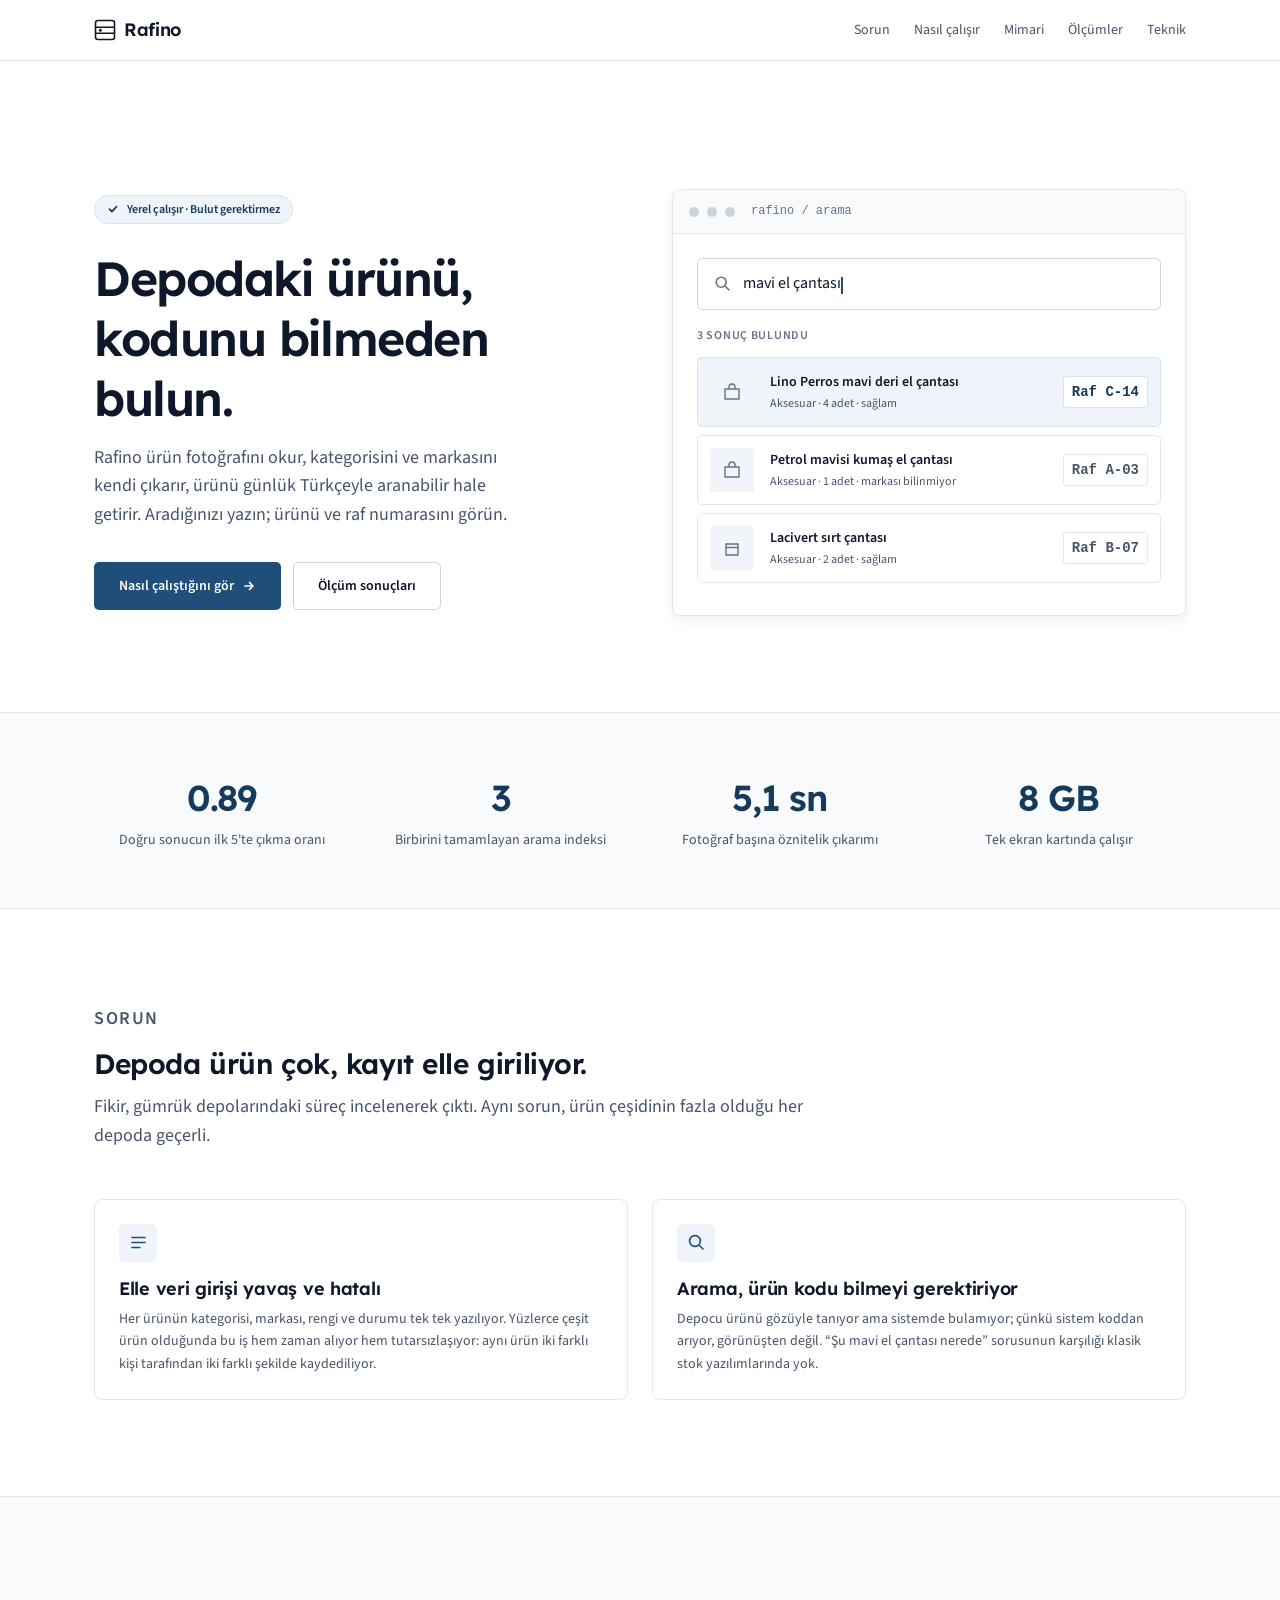
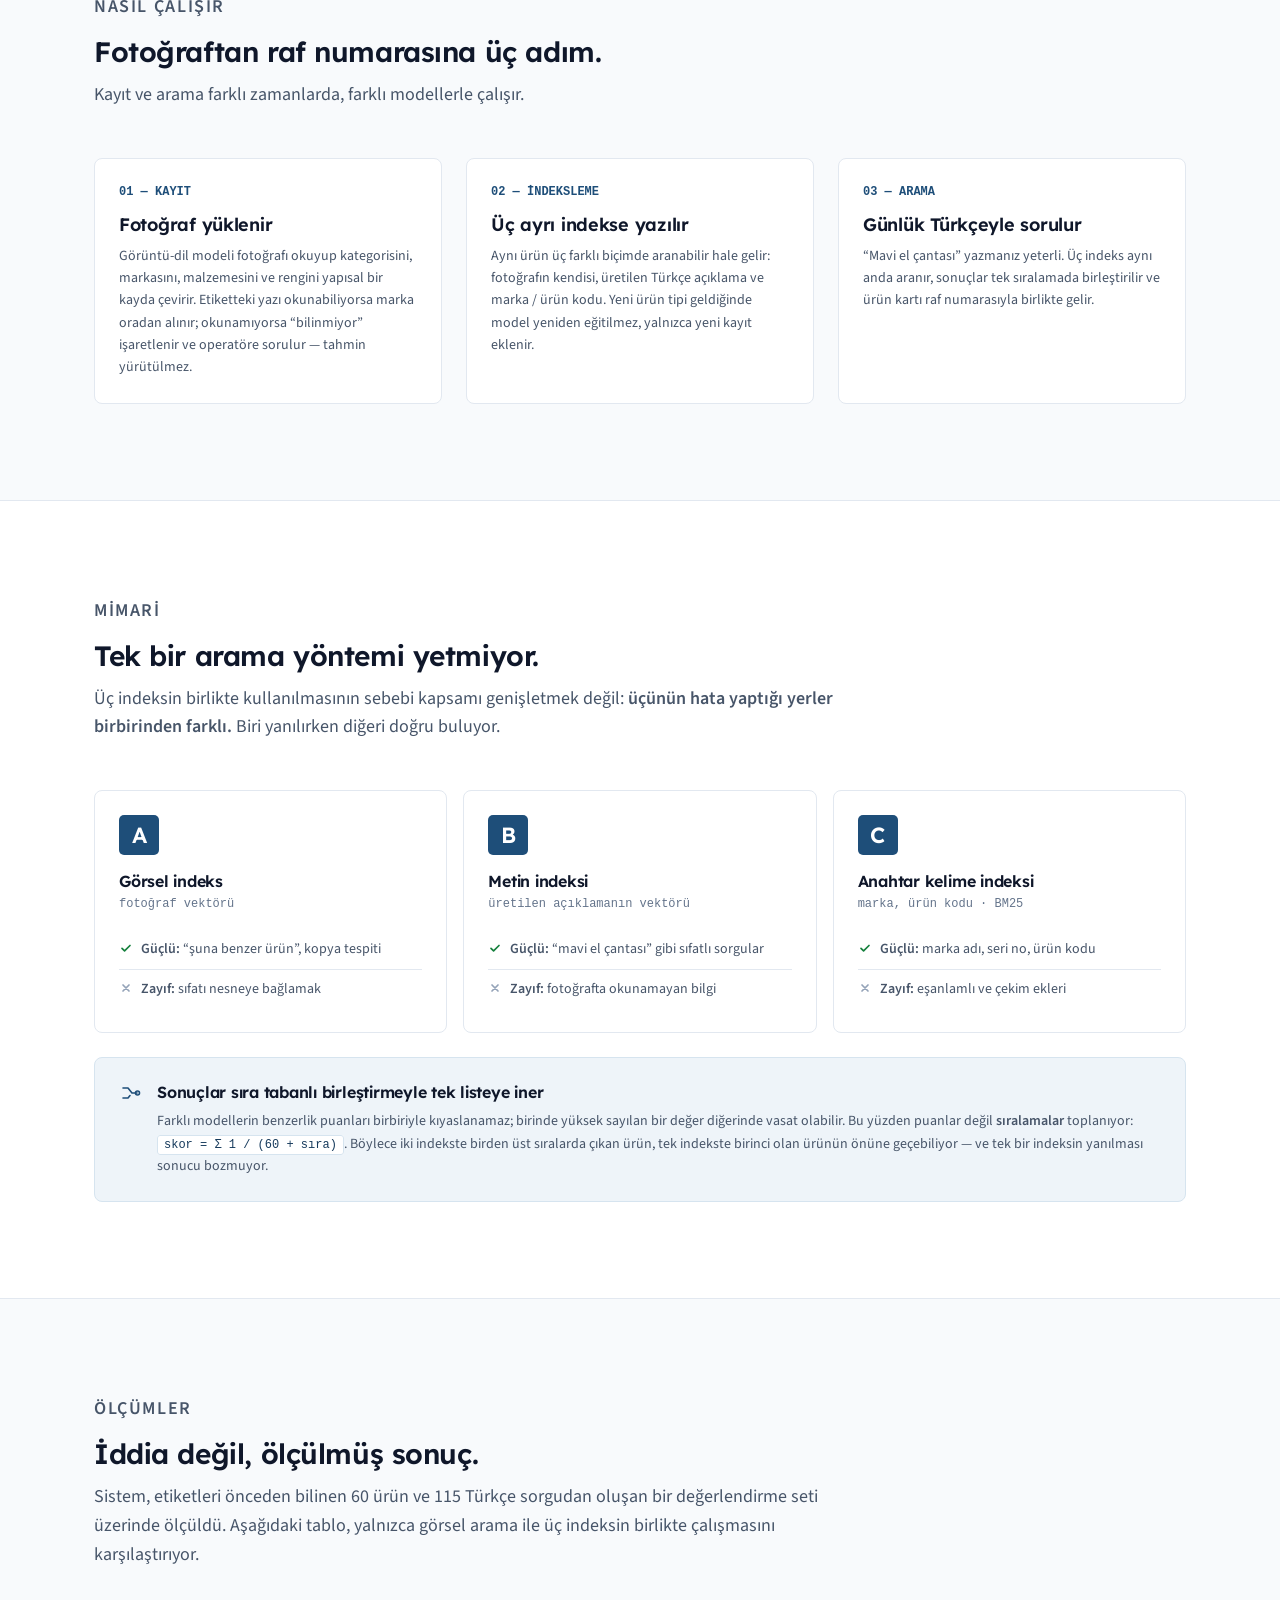
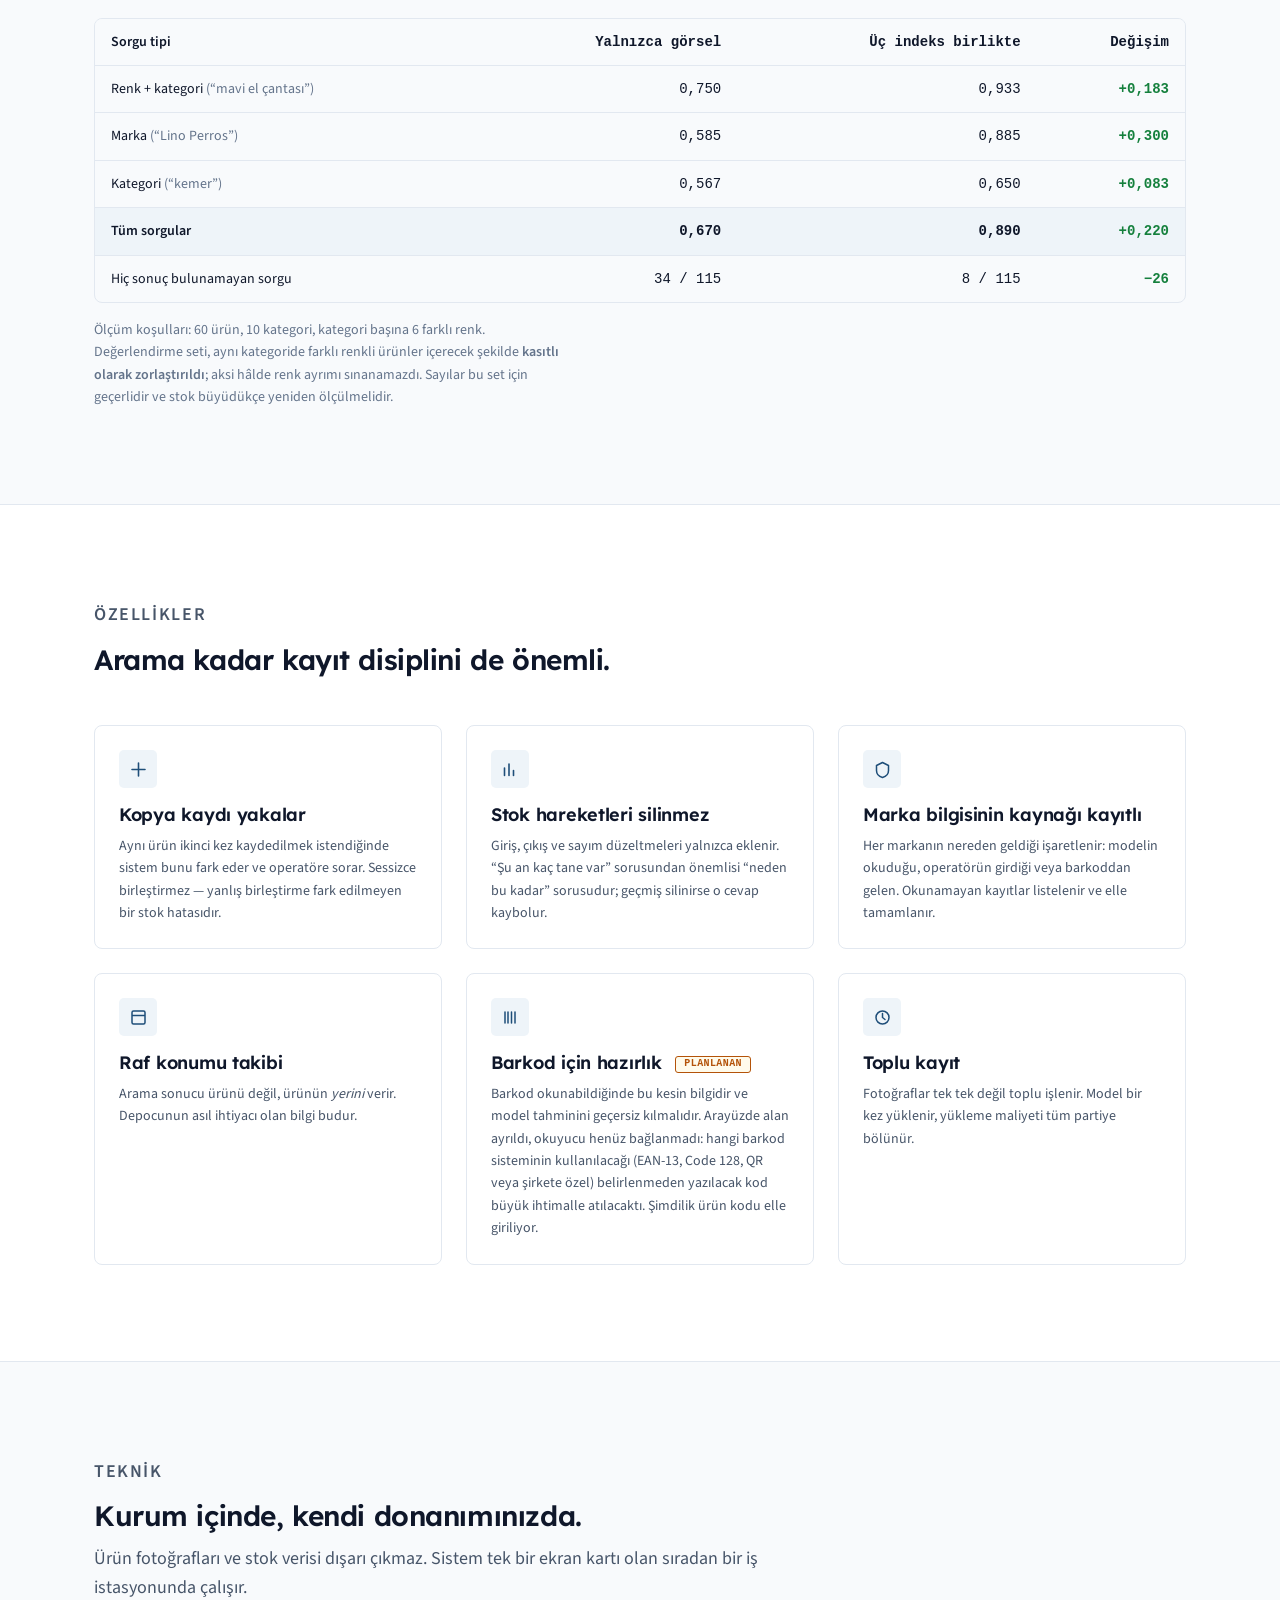
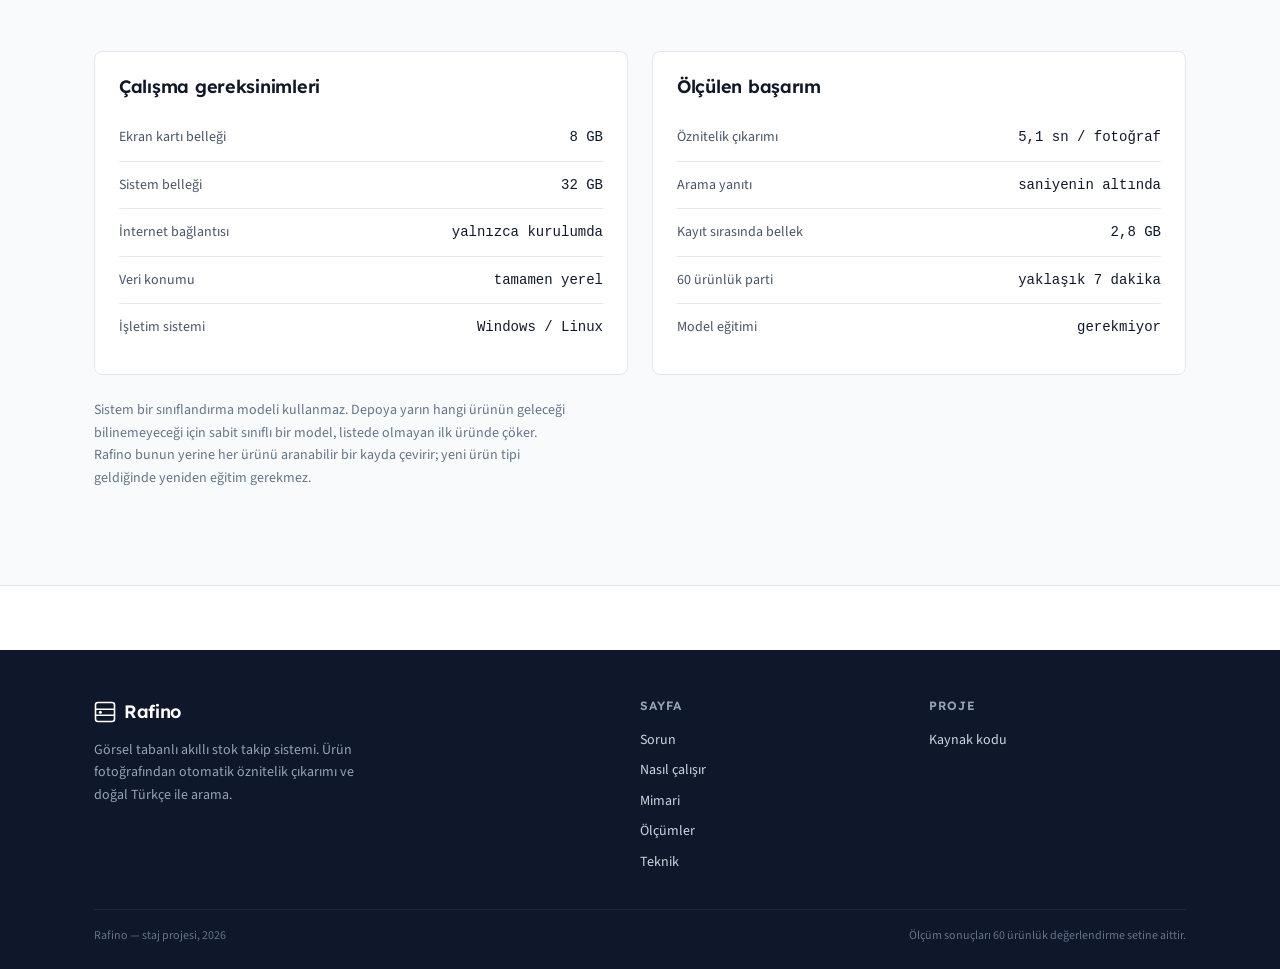
<file: tanitim/index.html>
<!DOCTYPE html>
<html lang="tr">
<head>
<meta charset="utf-8">
<meta name="viewport" content="width=device-width, initial-scale=1">
<title>Rafino — Görsel Tabanlı Akıllı Stok Takip Sistemi</title>
<meta name="description" content="Rafino, ürün fotoğrafını okuyup özniteliklerini otomatik çıkarır ve günlük Türkçeyle aranabilir hale getirir. Ürün kodu bilmeden arayın, ürünü ve raf numarasını görün.">


<!-- Yazı tipleri yerelde: scripts/fontlari_indir.py ile indirildi.
     Google'dan çekmek sayfayı 746 ms bloke ediyordu ve internet yokken
     tipografi Segoe UI'ye düşüp yerleşimi kaydırıyordu. -->
<link rel="stylesheet" href="fonts.css">
<link rel="stylesheet" href="tokens.css">
<link rel="stylesheet" href="stil.css">
</head>
<body>

<a href="#icerik" class="atla">İçeriğe atla</a>

<header class="ust">
  <div class="kap ust-ic">
    <a href="#" class="marka" aria-label="Rafino ana sayfa">
      <svg width="22" height="22" viewBox="0 0 22 22" fill="none" aria-hidden="true">
        <rect x="1.5" y="1.5" width="19" height="19" rx="2.5" stroke="currentColor" stroke-width="1.6"/>
        <path d="M1.5 8.2h19M1.5 14.2h19" stroke="currentColor" stroke-width="1.6"/>
        <circle cx="6.4" cy="11.2" r="1.5" fill="currentColor"/>
      </svg>
      Rafino
    </a>
    <nav class="ust-menu" aria-label="Ana gezinme">
      <a href="#sorun">Sorun</a>
      <a href="#nasil">Nasıl çalışır</a>
      <a href="#mimari">Mimari</a>
      <a href="#olcum">Ölçümler</a>
      <a href="#teknik">Teknik</a>
    </nav>
  </div>
</header>

<main id="icerik">

  <!-- ============ Kahraman ============ -->
  <section class="kahraman">
    <div class="kap kahraman-izgara">
      <div>
        <span class="rozet">
          <svg width="12" height="12" viewBox="0 0 12 12" fill="none" aria-hidden="true">
            <path d="M2.5 6.2l2.4 2.4 4.6-5" stroke="currentColor" stroke-width="1.7" stroke-linecap="round" stroke-linejoin="round"/>
          </svg>
          Yerel çalışır · Bulut gerektirmez
        </span>

        <h1>Depodaki ürünü, kodunu bilmeden bulun.</h1>

        <p class="kahraman-alt">
          Rafino ürün fotoğrafını okur, kategorisini ve markasını kendi çıkarır,
          ürünü günlük Türkçeyle aranabilir hale getirir. Aradığınızı yazın;
          ürünü ve raf numarasını görün.
        </p>

        <div class="kahraman-eylem">
          <a href="#nasil" class="dugme dugme--birincil">
            Nasıl çalıştığını gör
            <svg width="14" height="14" viewBox="0 0 14 14" fill="none" aria-hidden="true">
              <path d="M3 7h8M7.5 3.5L11 7l-3.5 3.5" stroke="currentColor" stroke-width="1.7" stroke-linecap="round" stroke-linejoin="round"/>
            </svg>
          </a>
          <a href="#olcum" class="dugme dugme--ikincil">Ölçüm sonuçları</a>
        </div>
      </div>

      <!-- Ürünün tek bakışta anlatımı -->
      <div class="gosterim" role="img" aria-label="Arama ekranı örneği: mavi el çantası araması sonucunda Lino Perros marka mavi deri el çantası, C-14 rafında bulunmuş.">
        <div class="gosterim-cubuk" aria-hidden="true">
          <span class="nokta"></span><span class="nokta"></span><span class="nokta"></span>
          <span class="gosterim-baslik">rafino / arama</span>
        </div>
        <div class="gosterim-govde" aria-hidden="true">
          <div class="arama-kutu">
            <svg width="17" height="17" viewBox="0 0 17 17" fill="none">
              <circle cx="7.2" cy="7.2" r="5" stroke="currentColor" stroke-width="1.6"/>
              <path d="M11 11l4 4" stroke="currentColor" stroke-width="1.6" stroke-linecap="round"/>
            </svg>
            <span class="arama-metin">mavi el çantası<span class="imlec"></span></span>
          </div>

          <p class="sonuc-etiket">3 sonuç bulundu</p>

          <div class="sonuc-kart sonuc-kart--ilk">
            <div class="sonuc-gorsel">
              <svg width="20" height="20" viewBox="0 0 20 20" fill="none">
                <path d="M3 7h14v10H3z" stroke="currentColor" stroke-width="1.4"/>
                <path d="M7 7V5a3 3 0 016 0v2" stroke="currentColor" stroke-width="1.4"/>
              </svg>
            </div>
            <div class="sonuc-bilgi">
              <div class="sonuc-ad">Lino Perros mavi deri el çantası</div>
              <div class="sonuc-detay">Aksesuar · 4 adet · sağlam</div>
            </div>
            <span class="sonuc-raf">Raf C-14</span>
          </div>

          <div class="sonuc-kart">
            <div class="sonuc-gorsel">
              <svg width="20" height="20" viewBox="0 0 20 20" fill="none">
                <path d="M3 7h14v10H3z" stroke="currentColor" stroke-width="1.4"/>
                <path d="M7 7V5a3 3 0 016 0v2" stroke="currentColor" stroke-width="1.4"/>
              </svg>
            </div>
            <div class="sonuc-bilgi">
              <div class="sonuc-ad">Petrol mavisi kumaş el çantası</div>
              <div class="sonuc-detay">Aksesuar · 1 adet · markası bilinmiyor</div>
            </div>
            <span class="sonuc-raf">Raf A-03</span>
          </div>

          <div class="sonuc-kart">
            <div class="sonuc-gorsel">
              <svg width="20" height="20" viewBox="0 0 20 20" fill="none">
                <path d="M4 6h12v11H4z" stroke="currentColor" stroke-width="1.4"/>
                <path d="M4 9.5h12" stroke="currentColor" stroke-width="1.4"/>
              </svg>
            </div>
            <div class="sonuc-bilgi">
              <div class="sonuc-ad">Lacivert sırt çantası</div>
              <div class="sonuc-detay">Aksesuar · 2 adet · sağlam</div>
            </div>
            <span class="sonuc-raf">Raf B-07</span>
          </div>
        </div>
      </div>
    </div>
  </section>

  <!-- ============ Sayılar ============ -->
  <section class="bolum bolum--alt" style="padding-block: var(--a-6);">
    <div class="kap izgara izgara--4">
      <div class="istatistik">
        <span class="istatistik-sayi">0.89</span>
        <span class="istatistik-ad">Doğru sonucun ilk 5&#39;te çıkma oranı</span>
      </div>
      <div class="istatistik">
        <span class="istatistik-sayi">3</span>
        <span class="istatistik-ad">Birbirini tamamlayan arama indeksi</span>
      </div>
      <div class="istatistik">
        <span class="istatistik-sayi">5,1 sn</span>
        <span class="istatistik-ad">Fotoğraf başına öznitelik çıkarımı</span>
      </div>
      <div class="istatistik">
        <span class="istatistik-sayi">8 GB</span>
        <span class="istatistik-ad">Tek ekran kartında çalışır</span>
      </div>
    </div>
  </section>

  <!-- ============ Sorun ============ -->
  <section class="bolum" id="sorun">
    <div class="kap">
      <div class="bolum-baslik">
        <p class="bolum-etiket">Sorun</p>
        <h2>Depoda ürün çok, kayıt elle giriliyor.</h2>
        <p>
          Fikir, gümrük depolarındaki süreç incelenerek çıktı. Aynı sorun,
          ürün çeşidinin fazla olduğu her depoda geçerli.
        </p>
      </div>

      <div class="izgara izgara--2">
        <div class="kart">
          <div class="kart-ikon">
            <svg width="19" height="19" viewBox="0 0 19 19" fill="none" aria-hidden="true">
              <path d="M3 4.5h13M3 9.5h13M3 14.5h8" stroke="currentColor" stroke-width="1.6" stroke-linecap="round"/>
            </svg>
          </div>
          <h3>Elle veri girişi yavaş ve hatalı</h3>
          <p>
            Her ürünün kategorisi, markası, rengi ve durumu tek tek yazılıyor.
            Yüzlerce çeşit ürün olduğunda bu iş hem zaman alıyor hem tutarsızlaşıyor:
            aynı ürün iki farklı kişi tarafından iki farklı şekilde kaydediliyor.
          </p>
        </div>

        <div class="kart">
          <div class="kart-ikon">
            <svg width="19" height="19" viewBox="0 0 19 19" fill="none" aria-hidden="true">
              <circle cx="8" cy="8" r="5.4" stroke="currentColor" stroke-width="1.6"/>
              <path d="M12 12l4 4" stroke="currentColor" stroke-width="1.6" stroke-linecap="round"/>
            </svg>
          </div>
          <h3>Arama, ürün kodu bilmeyi gerektiriyor</h3>
          <p>
            Depocu ürünü gözüyle tanıyor ama sistemde bulamıyor; çünkü sistem
            koddan arıyor, görünüşten değil. &ldquo;Şu mavi el çantası nerede&rdquo;
            sorusunun karşılığı klasik stok yazılımlarında yok.
          </p>
        </div>
      </div>
    </div>
  </section>

  <!-- ============ Nasıl çalışır ============ -->
  <section class="bolum bolum--alt" id="nasil">
    <div class="kap">
      <div class="bolum-baslik">
        <p class="bolum-etiket">Nasıl çalışır</p>
        <h2>Fotoğraftan raf numarasına üç adım.</h2>
        <p>Kayıt ve arama farklı zamanlarda, farklı modellerle çalışır.</p>
      </div>

      <div class="izgara izgara--3">
        <div class="kart">
          <span class="adim-no">01 — KAYIT</span>
          <h3>Fotoğraf yüklenir</h3>
          <p>
            Görüntü-dil modeli fotoğrafı okuyup kategorisini, markasını, malzemesini
            ve rengini yapısal bir kayda çevirir. Etiketteki yazı okunabiliyorsa
            marka oradan alınır; okunamıyorsa &ldquo;bilinmiyor&rdquo; işaretlenir
            ve operatöre sorulur — tahmin yürütülmez.
          </p>
        </div>

        <div class="kart">
          <span class="adim-no">02 — İNDEKSLEME</span>
          <h3>Üç ayrı indekse yazılır</h3>
          <p>
            Aynı ürün üç farklı biçimde aranabilir hale gelir: fotoğrafın kendisi,
            üretilen Türkçe açıklama ve marka&nbsp;/ ürün kodu. Yeni ürün tipi
            geldiğinde model yeniden eğitilmez, yalnızca yeni kayıt eklenir.
          </p>
        </div>

        <div class="kart">
          <span class="adim-no">03 — ARAMA</span>
          <h3>Günlük Türkçeyle sorulur</h3>
          <p>
            &ldquo;Mavi el çantası&rdquo; yazmanız yeterli. Üç indeks aynı anda
            aranır, sonuçlar tek sıralamada birleştirilir ve ürün kartı raf
            numarasıyla birlikte gelir.
          </p>
        </div>
      </div>
    </div>
  </section>

  <!-- ============ Mimari ============ -->
  <section class="bolum" id="mimari">
    <div class="kap">
      <div class="bolum-baslik">
        <p class="bolum-etiket">Mimari</p>
        <h2>Tek bir arama yöntemi yetmiyor.</h2>
        <p>
          Üç indeksin birlikte kullanılmasının sebebi kapsamı genişletmek değil:
          <strong>üçünün hata yaptığı yerler birbirinden farklı.</strong>
          Biri yanılırken diğeri doğru buluyor.
        </p>
      </div>

      <div class="mimari">
        <div class="indeks-kart">
          <div class="indeks-harf">A</div>
          <h3>Görsel indeks</h3>
          <p class="indeks-tur">fotoğraf vektörü</p>
          <ul class="indeks-liste">
            <li><svg class="isaret isaret--iyi" width="14" height="14" viewBox="0 0 14 14" fill="none" aria-hidden="true"><path d="M3 7.3l2.6 2.6L11 4.5" stroke="currentColor" stroke-width="1.7" stroke-linecap="round" stroke-linejoin="round"/></svg><span><strong>Güçlü:</strong> &ldquo;şuna benzer ürün&rdquo;, kopya tespiti</span></li>
            <li><svg class="isaret isaret--kotu" width="14" height="14" viewBox="0 0 14 14" fill="none" aria-hidden="true"><path d="M4 4l6 6M10 4l-6 6" stroke="currentColor" stroke-width="1.7" stroke-linecap="round"/></svg><span><strong>Zayıf:</strong> sıfatı nesneye bağlamak</span></li>
          </ul>
        </div>

        <div class="indeks-kart">
          <div class="indeks-harf">B</div>
          <h3>Metin indeksi</h3>
          <p class="indeks-tur">üretilen açıklamanın vektörü</p>
          <ul class="indeks-liste">
            <li><svg class="isaret isaret--iyi" width="14" height="14" viewBox="0 0 14 14" fill="none" aria-hidden="true"><path d="M3 7.3l2.6 2.6L11 4.5" stroke="currentColor" stroke-width="1.7" stroke-linecap="round" stroke-linejoin="round"/></svg><span><strong>Güçlü:</strong> &ldquo;mavi el çantası&rdquo; gibi sıfatlı sorgular</span></li>
            <li><svg class="isaret isaret--kotu" width="14" height="14" viewBox="0 0 14 14" fill="none" aria-hidden="true"><path d="M4 4l6 6M10 4l-6 6" stroke="currentColor" stroke-width="1.7" stroke-linecap="round"/></svg><span><strong>Zayıf:</strong> fotoğrafta okunamayan bilgi</span></li>
          </ul>
        </div>

        <div class="indeks-kart">
          <div class="indeks-harf">C</div>
          <h3>Anahtar kelime indeksi</h3>
          <p class="indeks-tur">marka, ürün kodu · BM25</p>
          <ul class="indeks-liste">
            <li><svg class="isaret isaret--iyi" width="14" height="14" viewBox="0 0 14 14" fill="none" aria-hidden="true"><path d="M3 7.3l2.6 2.6L11 4.5" stroke="currentColor" stroke-width="1.7" stroke-linecap="round" stroke-linejoin="round"/></svg><span><strong>Güçlü:</strong> marka adı, seri no, ürün kodu</span></li>
            <li><svg class="isaret isaret--kotu" width="14" height="14" viewBox="0 0 14 14" fill="none" aria-hidden="true"><path d="M4 4l6 6M10 4l-6 6" stroke="currentColor" stroke-width="1.7" stroke-linecap="round"/></svg><span><strong>Zayıf:</strong> eşanlamlı ve çekim ekleri</span></li>
          </ul>
        </div>
      </div>

      <div class="birlestir">
        <svg width="22" height="22" viewBox="0 0 22 22" fill="none" aria-hidden="true" style="flex-shrink:0;color:var(--vurgu)">
          <path d="M4 6h5l4 5 5 0M4 16h5l2-2.5" stroke="currentColor" stroke-width="1.6" stroke-linecap="round" stroke-linejoin="round"/>
          <circle cx="18.5" cy="11" r="2" stroke="currentColor" stroke-width="1.6"/>
        </svg>
        <div>
          <h3>Sonuçlar sıra tabanlı birleştirmeyle tek listeye iner</h3>
          <p>
            Farklı modellerin benzerlik puanları birbiriyle kıyaslanamaz; birinde
            yüksek sayılan bir değer diğerinde vasat olabilir. Bu yüzden puanlar
            değil <strong>sıralamalar</strong> toplanıyor:
            <code>skor = Σ 1 / (60 + sıra)</code>.
            Böylece iki indekste birden üst sıralarda çıkan ürün, tek indekste
            birinci olan ürünün önüne geçebiliyor — ve tek bir indeksin yanılması
            sonucu bozmuyor.
          </p>
        </div>
      </div>
    </div>
  </section>

  <!-- ============ Ölçümler ============ -->
  <section class="bolum bolum--alt" id="olcum">
    <div class="kap">
      <div class="bolum-baslik">
        <p class="bolum-etiket">Ölçümler</p>
        <h2>İddia değil, ölçülmüş sonuç.</h2>
        <p>
          Sistem, etiketleri önceden bilinen 60 ürün ve 115 Türkçe sorgudan oluşan
          bir değerlendirme seti üzerinde ölçüldü. Aşağıdaki tablo, yalnızca görsel
          arama ile üç indeksin birlikte çalışmasını karşılaştırıyor.
        </p>
      </div>

      <div class="tablo-sar">
        <table>
          <caption class="gizli-metin">
            Sorgu tiplerine göre yalnızca görsel indeks ve üç indeksli hibrit
            yapının karşılaştırması. Değerler, doğru sonucun ilk beş sonuç
            içinde çıkma oranıdır.
          </caption>
          <thead>
            <tr>
              <th scope="col">Sorgu tipi</th>
              <th scope="col" class="sayi">Yalnızca görsel</th>
              <th scope="col" class="sayi">Üç indeks birlikte</th>
              <th scope="col" class="sayi">Değişim</th>
            </tr>
          </thead>
          <tbody>
            <tr>
              <td>Renk + kategori <span style="color:var(--metin-soluk)">(&ldquo;mavi el çantası&rdquo;)</span></td>
              <td class="sayi">0,750</td>
              <td class="sayi">0,933</td>
              <td class="sayi artis">+0,183</td>
            </tr>
            <tr>
              <td>Marka <span style="color:var(--metin-soluk)">(&ldquo;Lino Perros&rdquo;)</span></td>
              <td class="sayi">0,585</td>
              <td class="sayi">0,885</td>
              <td class="sayi artis">+0,300</td>
            </tr>
            <tr>
              <td>Kategori <span style="color:var(--metin-soluk)">(&ldquo;kemer&rdquo;)</span></td>
              <td class="sayi">0,567</td>
              <td class="sayi">0,650</td>
              <td class="sayi artis">+0,083</td>
            </tr>
            <tr class="vurgu-satir">
              <td>Tüm sorgular</td>
              <td class="sayi">0,670</td>
              <td class="sayi">0,890</td>
              <td class="sayi artis">+0,220</td>
            </tr>
            <tr>
              <td>Hiç sonuç bulunamayan sorgu</td>
              <td class="sayi">34 / 115</td>
              <td class="sayi">8 / 115</td>
              <td class="sayi artis">−26</td>
            </tr>
          </tbody>
        </table>
      </div>

      <p style="margin-top: var(--a-4); font-size: var(--ol-sm); color: var(--metin-soluk); max-width: 68ch;">
        Ölçüm koşulları: 60 ürün, 10 kategori, kategori başına 6 farklı renk.
        Değerlendirme seti, aynı kategoride farklı renkli ürünler içerecek şekilde
        <strong>kasıtlı olarak zorlaştırıldı</strong>; aksi hâlde renk ayrımı
        sınanamazdı. Sayılar bu set için geçerlidir ve stok büyüdükçe yeniden
        ölçülmelidir.
      </p>
    </div>
  </section>

  <!-- ============ Özellikler ============ -->
  <section class="bolum">
    <div class="kap">
      <div class="bolum-baslik">
        <p class="bolum-etiket">Özellikler</p>
        <h2>Arama kadar kayıt disiplini de önemli.</h2>
      </div>

      <div class="izgara izgara--3">
        <div class="kart">
          <div class="kart-ikon">
            <svg width="19" height="19" viewBox="0 0 19 19" fill="none" aria-hidden="true">
              <path d="M9.5 3v13M3 9.5h13" stroke="currentColor" stroke-width="1.6" stroke-linecap="round"/>
            </svg>
          </div>
          <h3>Kopya kaydı yakalar</h3>
          <p>
            Aynı ürün ikinci kez kaydedilmek istendiğinde sistem bunu fark eder ve
            operatöre sorar. Sessizce birleştirmez — yanlış birleştirme fark
            edilmeyen bir stok hatasıdır.
          </p>
        </div>

        <div class="kart">
          <div class="kart-ikon">
            <svg width="19" height="19" viewBox="0 0 19 19" fill="none" aria-hidden="true">
              <path d="M3.5 15.5V8M8 15.5V4M12.5 15.5v-5" stroke="currentColor" stroke-width="1.6" stroke-linecap="round"/>
            </svg>
          </div>
          <h3>Stok hareketleri silinmez</h3>
          <p>
            Giriş, çıkış ve sayım düzeltmeleri yalnızca eklenir. &ldquo;Şu an kaç
            tane var&rdquo; sorusundan önemlisi &ldquo;neden bu kadar&rdquo;
            sorusudur; geçmiş silinirse o cevap kaybolur.
          </p>
        </div>

        <div class="kart">
          <div class="kart-ikon">
            <svg width="19" height="19" viewBox="0 0 19 19" fill="none" aria-hidden="true">
              <path d="M9.5 2.5l6 3v5c0 3.4-2.5 6-6 7-3.5-1-6-3.6-6-7v-5l6-3z" stroke="currentColor" stroke-width="1.5" stroke-linejoin="round"/>
            </svg>
          </div>
          <h3>Marka bilgisinin kaynağı kayıtlı</h3>
          <p>
            Her markanın nereden geldiği işaretlenir: modelin okuduğu, operatörün
            girdiği veya barkoddan gelen. Okunamayan kayıtlar listelenir ve elle
            tamamlanır.
          </p>
        </div>

        <div class="kart">
          <div class="kart-ikon">
            <svg width="19" height="19" viewBox="0 0 19 19" fill="none" aria-hidden="true">
              <rect x="3" y="3" width="13" height="13" rx="1.5" stroke="currentColor" stroke-width="1.5"/>
              <path d="M3 7.5h13" stroke="currentColor" stroke-width="1.5"/>
            </svg>
          </div>
          <h3>Raf konumu takibi</h3>
          <p>
            Arama sonucu ürünü değil, ürünün <em>yerini</em> verir. Depocunun asıl
            ihtiyacı olan bilgi budur.
          </p>
        </div>

        <div class="kart">
          <div class="kart-ikon">
            <svg width="19" height="19" viewBox="0 0 19 19" fill="none" aria-hidden="true">
              <path d="M4 4v11M7 4v11M10.5 4v11M14 4v11" stroke="currentColor" stroke-width="1.5" stroke-linecap="round"/>
            </svg>
          </div>
          <h3>Barkod için hazırlık <span class="rozet-planlanan">planlanan</span></h3>
          <p>
            Barkod okunabildiğinde bu kesin bilgidir ve model tahminini geçersiz
            kılmalıdır. Arayüzde alan ayrıldı, okuyucu henüz bağlanmadı: hangi
            barkod sisteminin kullanılacağı (EAN-13, Code 128, QR veya şirkete
            özel) belirlenmeden yazılacak kod büyük ihtimalle atılacaktı.
            Şimdilik ürün kodu elle giriliyor.
          </p>
        </div>

        <div class="kart">
          <div class="kart-ikon">
            <svg width="19" height="19" viewBox="0 0 19 19" fill="none" aria-hidden="true">
              <circle cx="9.5" cy="9.5" r="6.5" stroke="currentColor" stroke-width="1.5"/>
              <path d="M9.5 5.5v4l2.5 2" stroke="currentColor" stroke-width="1.5" stroke-linecap="round"/>
            </svg>
          </div>
          <h3>Toplu kayıt</h3>
          <p>
            Fotoğraflar tek tek değil toplu işlenir. Model bir kez yüklenir,
            yükleme maliyeti tüm partiye bölünür.
          </p>
        </div>
      </div>
    </div>
  </section>

  <!-- ============ Teknik ============ -->
  <section class="bolum bolum--alt" id="teknik">
    <div class="kap">
      <div class="bolum-baslik">
        <p class="bolum-etiket">Teknik</p>
        <h2>Kurum içinde, kendi donanımınızda.</h2>
        <p>
          Ürün fotoğrafları ve stok verisi dışarı çıkmaz. Sistem tek bir ekran
          kartı olan sıradan bir iş istasyonunda çalışır.
        </p>
      </div>

      <div class="izgara izgara--2">
        <div class="kart">
          <h3 style="margin-bottom: var(--a-4)">Çalışma gereksinimleri</h3>
          <ul class="teknik-liste">
            <li><span class="teknik-ad">Ekran kartı belleği</span><span class="teknik-deger">8 GB</span></li>
            <li><span class="teknik-ad">Sistem belleği</span><span class="teknik-deger">32 GB</span></li>
            <li><span class="teknik-ad">İnternet bağlantısı</span><span class="teknik-deger">yalnızca kurulumda</span></li>
            <li><span class="teknik-ad">Veri konumu</span><span class="teknik-deger">tamamen yerel</span></li>
            <li><span class="teknik-ad">İşletim sistemi</span><span class="teknik-deger">Windows / Linux</span></li>
          </ul>
        </div>

        <div class="kart">
          <h3 style="margin-bottom: var(--a-4)">Ölçülen başarım</h3>
          <ul class="teknik-liste">
            <li><span class="teknik-ad">Öznitelik çıkarımı</span><span class="teknik-deger">5,1 sn / fotoğraf</span></li>
            <li><span class="teknik-ad">Arama yanıtı</span><span class="teknik-deger">saniyenin altında</span></li>
            <li><span class="teknik-ad">Kayıt sırasında bellek</span><span class="teknik-deger">2,8 GB</span></li>
            <li><span class="teknik-ad">60 ürünlük parti</span><span class="teknik-deger">yaklaşık 7 dakika</span></li>
            <li><span class="teknik-ad">Model eğitimi</span><span class="teknik-deger">gerekmiyor</span></li>
          </ul>
        </div>
      </div>

      <p style="margin-top: var(--a-5); font-size: var(--ol-sm); color: var(--metin-soluk); max-width: 68ch;">
        Sistem bir sınıflandırma modeli kullanmaz. Depoya yarın hangi ürünün
        geleceği bilinemeyeceği için sabit sınıflı bir model, listede olmayan ilk
        üründe çöker. Rafino bunun yerine her ürünü aranabilir bir kayda çevirir;
        yeni ürün tipi geldiğinde yeniden eğitim gerekmez.
      </p>
    </div>
  </section>

</main>

<footer class="alt">
  <div class="kap">
    <div class="alt-izgara">
      <div>
        <span class="marka">
          <svg width="22" height="22" viewBox="0 0 22 22" fill="none" aria-hidden="true">
            <rect x="1.5" y="1.5" width="19" height="19" rx="2.5" stroke="currentColor" stroke-width="1.6"/>
            <path d="M1.5 8.2h19M1.5 14.2h19" stroke="currentColor" stroke-width="1.6"/>
            <circle cx="6.4" cy="11.2" r="1.5" fill="currentColor"/>
          </svg>
          Rafino
        </span>
        <p>
          Görsel tabanlı akıllı stok takip sistemi. Ürün fotoğrafından otomatik
          öznitelik çıkarımı ve doğal Türkçe ile arama.
        </p>
      </div>

      <div>
        <h4>Sayfa</h4>
        <ul>
          <li><a href="#sorun">Sorun</a></li>
          <li><a href="#nasil">Nasıl çalışır</a></li>
          <li><a href="#mimari">Mimari</a></li>
          <li><a href="#olcum">Ölçümler</a></li>
          <li><a href="#teknik">Teknik</a></li>
        </ul>
      </div>

      <div>
        <h4>Proje</h4>
        <ul>
          <li><a href="https://github.com/QatzyBURAK/rafino">Kaynak kodu</a></li>
        </ul>
      </div>
    </div>

    <div class="alt-son">
      <span>Rafino — staj projesi, 2026</span>
      <span>Ölçüm sonuçları 60 ürünlük değerlendirme setine aittir.</span>
    </div>
  </div>
</footer>

</body>
</html>
</file>
<file: tanitim/fonts.css>
/* Yerele alınmış yazı tipleri — scripts/fontlari_indir.py ile üretildi.
 * ELLE DÜZENLEMEYİN; betiği yeniden çalıştırın.
 *
 * Google Fonts'tan çekmek sayfayı 746 ms bloke ediyordu ve internet
 * yokken tipografi Segoe UI'ye düşüp yerleşimi kaydırıyordu.
 *
 * `unicode-range` kuralları KORUNDU: Türkçe'de ç, ö, ü temel `latin`
 * alt kümesinde ama ğ, ı, ş `latin-ext` içinde. Tarayıcı hangi dosyaya
 * ihtiyacı olduğuna bu aralıklara bakarak karar veriyor.
 */

@font-face {
  font-family: 'Lexend';
  font-style: normal;
  font-weight: 400;
  font-display: swap;
  src: url('fonts/lexend-400-latin.woff2') format('woff2');
  unicode-range: U+0000-00FF, U+0131, U+0152-0153, U+02BB-02BC, U+02C6, U+02DA, U+02DC, U+0304, U+0308, U+0329, U+2000-206F, U+20AC, U+2122, U+2191, U+2193, U+2212, U+2215, U+FEFF, U+FFFD;
}

@font-face {
  font-family: 'Lexend';
  font-style: normal;
  font-weight: 400;
  font-display: swap;
  src: url('fonts/lexend-400-latin-ext.woff2') format('woff2');
  unicode-range: U+0100-02BA, U+02BD-02C5, U+02C7-02CC, U+02CE-02D7, U+02DD-02FF, U+0304, U+0308, U+0329, U+1D00-1DBF, U+1E00-1E9F, U+1EF2-1EFF, U+2020, U+20A0-20AB, U+20AD-20C0, U+2113, U+2C60-2C7F, U+A720-A7FF;
}

@font-face {
  font-family: 'Lexend';
  font-style: normal;
  font-weight: 500;
  font-display: swap;
  src: url('fonts/lexend-500-latin.woff2') format('woff2');
  unicode-range: U+0000-00FF, U+0131, U+0152-0153, U+02BB-02BC, U+02C6, U+02DA, U+02DC, U+0304, U+0308, U+0329, U+2000-206F, U+20AC, U+2122, U+2191, U+2193, U+2212, U+2215, U+FEFF, U+FFFD;
}

@font-face {
  font-family: 'Lexend';
  font-style: normal;
  font-weight: 500;
  font-display: swap;
  src: url('fonts/lexend-500-latin-ext.woff2') format('woff2');
  unicode-range: U+0100-02BA, U+02BD-02C5, U+02C7-02CC, U+02CE-02D7, U+02DD-02FF, U+0304, U+0308, U+0329, U+1D00-1DBF, U+1E00-1E9F, U+1EF2-1EFF, U+2020, U+20A0-20AB, U+20AD-20C0, U+2113, U+2C60-2C7F, U+A720-A7FF;
}

@font-face {
  font-family: 'Lexend';
  font-style: normal;
  font-weight: 600;
  font-display: swap;
  src: url('fonts/lexend-600-latin.woff2') format('woff2');
  unicode-range: U+0000-00FF, U+0131, U+0152-0153, U+02BB-02BC, U+02C6, U+02DA, U+02DC, U+0304, U+0308, U+0329, U+2000-206F, U+20AC, U+2122, U+2191, U+2193, U+2212, U+2215, U+FEFF, U+FFFD;
}

@font-face {
  font-family: 'Lexend';
  font-style: normal;
  font-weight: 600;
  font-display: swap;
  src: url('fonts/lexend-600-latin-ext.woff2') format('woff2');
  unicode-range: U+0100-02BA, U+02BD-02C5, U+02C7-02CC, U+02CE-02D7, U+02DD-02FF, U+0304, U+0308, U+0329, U+1D00-1DBF, U+1E00-1E9F, U+1EF2-1EFF, U+2020, U+20A0-20AB, U+20AD-20C0, U+2113, U+2C60-2C7F, U+A720-A7FF;
}

@font-face {
  font-family: 'Source Sans 3';
  font-style: normal;
  font-weight: 400;
  font-display: swap;
  src: url('fonts/source-sans-3-400-latin.woff2') format('woff2');
  unicode-range: U+0000-00FF, U+0131, U+0152-0153, U+02BB-02BC, U+02C6, U+02DA, U+02DC, U+0304, U+0308, U+0329, U+2000-206F, U+20AC, U+2122, U+2191, U+2193, U+2212, U+2215, U+FEFF, U+FFFD;
}

@font-face {
  font-family: 'Source Sans 3';
  font-style: normal;
  font-weight: 400;
  font-display: swap;
  src: url('fonts/source-sans-3-400-latin-ext.woff2') format('woff2');
  unicode-range: U+0100-02BA, U+02BD-02C5, U+02C7-02CC, U+02CE-02D7, U+02DD-02FF, U+0304, U+0308, U+0329, U+1D00-1DBF, U+1E00-1E9F, U+1EF2-1EFF, U+2020, U+20A0-20AB, U+20AD-20C0, U+2113, U+2C60-2C7F, U+A720-A7FF;
}

@font-face {
  font-family: 'Source Sans 3';
  font-style: normal;
  font-weight: 600;
  font-display: swap;
  src: url('fonts/source-sans-3-600-latin.woff2') format('woff2');
  unicode-range: U+0000-00FF, U+0131, U+0152-0153, U+02BB-02BC, U+02C6, U+02DA, U+02DC, U+0304, U+0308, U+0329, U+2000-206F, U+20AC, U+2122, U+2191, U+2193, U+2212, U+2215, U+FEFF, U+FFFD;
}

@font-face {
  font-family: 'Source Sans 3';
  font-style: normal;
  font-weight: 600;
  font-display: swap;
  src: url('fonts/source-sans-3-600-latin-ext.woff2') format('woff2');
  unicode-range: U+0100-02BA, U+02BD-02C5, U+02C7-02CC, U+02CE-02D7, U+02DD-02FF, U+0304, U+0308, U+0329, U+1D00-1DBF, U+1E00-1E9F, U+1EF2-1EFF, U+2020, U+20A0-20AB, U+20AD-20C0, U+2113, U+2C60-2C7F, U+A720-A7FF;
}
</file>
<file: tanitim/tokens.css>
/* Rafino — tasarım token'ları
 *
 * Üç katmanlı: ilkel (ham değer) -> anlamsal (rol) -> bileşen.
 * Bileşen CSS'inde ham renk kodu YAZILMAZ, hep anlamsal token kullanılır;
 * böylece palet tek yerden değişir.
 *
 * Stil yönü: Swiss / minimalizm + flat. Gerekçe: ürün tipi "lojistik" ve
 * "B2B servis" için önerilen yön bu, ve kamu kurumunda kullanılacak bir arayüz
 * dekorasyon değil netlik ister. Parlak renk, gradyan, glow, cam efekti YOK.
 */

:root {
  /* --- İlkel: nötr eksen --- */
  --n-0:   #ffffff;
  --n-25:  #fcfcfd;
  --n-50:  #f8fafc;
  --n-100: #f1f5f9;
  --n-200: #e2e8f0;
  --n-300: #cbd5e1;
  --n-400: #94a3b8;
  --n-500: #64748b;
  --n-600: #475569;
  --n-700: #334155;
  --n-800: #1e293b;
  --n-900: #0f172a;

  /* --- İlkel: vurgu (derin petrol mavisi; kurumsal güven, neon değil) --- */
  --v-50:  #eef4f9;
  --v-100: #d6e4ef;
  --v-500: #2c6690;
  --v-600: #1e4e79;
  --v-700: #163a5c;
  --v-800: #102b44;

  /* --- İlkel: durum renkleri (bastırılmış tonlar) --- */
  --olumlu-50:  #f0fdf4;
  --olumlu-600: #15803d;
  --uyari-50:   #fffbeb;
  --uyari-600:  #b45309;
  --hata-50:    #fef2f2;
  --hata-600:   #b91c1c;

  /* --- Anlamsal: yüzey ve metin --- */
  --zemin:            var(--n-0);
  --zemin-alt:        var(--n-50);
  --zemin-vurgulu:    var(--v-50);
  --yuzey:            var(--n-0);
  --kenarlik:         var(--n-200);
  --kenarlik-koyu:    var(--n-300);

  --metin:            var(--n-900);
  --metin-ikincil:    var(--n-600);
  --metin-soluk:      var(--n-500);
  --metin-ters:       var(--n-0);

  --vurgu:            var(--v-600);
  --vurgu-koyu:       var(--v-700);
  --vurgu-acik:       var(--v-50);

  /* --- Tipografi ---
   * "Corporate Trust" eşleşmesi: Lexend + Source Sans 3.
   * Lexend okuma akıcılığı için tasarlandı; kamu arayüzünde bu önemli.
   * Sistem fontları yedekte — Google Fonts engellenirse sayfa bozulmaz. */
  --font-baslik: "Lexend", -apple-system, BlinkMacSystemFont, "Segoe UI", sans-serif;
  --font-govde:  "Source Sans 3", -apple-system, BlinkMacSystemFont, "Segoe UI", sans-serif;
  --font-mono:   ui-monospace, "SF Mono", "Cascadia Mono", Consolas, monospace;

  /* Ölçek: 1.25 oranlı, 16px tabanlı */
  --ol-xs:   0.75rem;    /* 12 */
  --ol-sm:   0.875rem;   /* 14 */
  --ol-md:   1rem;       /* 16 - taban, asla küçültülmez */
  --ol-lg:   1.125rem;   /* 18 */
  --ol-xl:   1.375rem;   /* 22 */
  --ol-2xl:  1.75rem;    /* 28 */
  --ol-3xl:  2.25rem;    /* 36 */
  --ol-4xl:  3rem;       /* 48 */

  --satir-sik:  1.25;
  --satir-std:  1.6;

  /* --- Aralık: 4px tabanlı --- */
  --a-1: 0.25rem;  --a-2: 0.5rem;   --a-3: 0.75rem;  --a-4: 1rem;
  --a-5: 1.5rem;   --a-6: 2rem;     --a-7: 3rem;     --a-8: 4rem;
  --a-9: 6rem;     --a-10: 8rem;

  /* --- Kenar yuvarlaklığı: düşük. Yuvarlak köşe "oyuncak" hissi verir. --- */
  --yuvarlak-sm: 3px;
  --yuvarlak:    5px;
  --yuvarlak-lg: 8px;

  /* --- Gölge: çok hafif. Derinlik kenarlıkla anlatılır, gölgeyle değil. --- */
  --golge-sm: 0 1px 2px rgba(15, 23, 42, 0.04);
  --golge:    0 1px 3px rgba(15, 23, 42, 0.06), 0 1px 2px rgba(15, 23, 42, 0.04);
  --golge-lg: 0 4px 12px rgba(15, 23, 42, 0.07);

  --gecis: 140ms cubic-bezier(0.4, 0, 0.2, 1);
  --genislik: 1140px;
  --genislik-dar: 760px;
}

/* Hareket hassasiyeti olan kullanıcılar için animasyonlar kapatılır. */
@media (prefers-reduced-motion: reduce) {
  *, *::before, *::after {
    animation-duration: 0.01ms !important;
    transition-duration: 0.01ms !important;
    scroll-behavior: auto !important;
  }
}
</file>
<file: tanitim/stil.css>
/* Rafino tanıtım sitesi — stil katmanı.
 * Ham renk kodu yok; her değer tokens.css'ten geliyor. */

*, *::before, *::after { box-sizing: border-box; }

html { -webkit-text-size-adjust: 100%; scroll-behavior: smooth; }

body {
  margin: 0;
  background: var(--zemin);
  color: var(--metin);
  font-family: var(--font-govde);
  font-size: var(--ol-md);
  line-height: var(--satir-std);
  -webkit-font-smoothing: antialiased;
}

h1, h2, h3, h4 {
  font-family: var(--font-baslik);
  line-height: var(--satir-sik);
  letter-spacing: -0.015em;
  margin: 0;
  font-weight: 600;
}

p { margin: 0; }

a { color: var(--vurgu); text-decoration-thickness: 1px; text-underline-offset: 3px; }
a:hover { color: var(--vurgu-koyu); }

/* Klavye odağı her yerde görünür kalır. Erişilebilirliğin en sık ihlal edilen
 * kuralı; odak halkasını kaldırmak klavyeyle gezen kullanıcıyı kör eder. */
:focus-visible {
  outline: 2px solid var(--vurgu);
  outline-offset: 2px;
  border-radius: var(--yuvarlak-sm);
}

/* Ekran okuyucu için; görsel olarak gizli ama okunabilir. */
.gizli-metin {
  position: absolute; width: 1px; height: 1px;
  padding: 0; margin: -1px; overflow: hidden;
  clip: rect(0 0 0 0); white-space: nowrap; border: 0;
}

/* İçeriğe atla bağlantısı — klavye kullanıcısı navigasyonu her seferinde
 * baştan gezmek zorunda kalmasın. */
.atla {
  position: absolute; left: var(--a-4); top: -100px;
  background: var(--vurgu); color: var(--metin-ters);
  padding: var(--a-3) var(--a-4); border-radius: var(--yuvarlak);
  z-index: 100; transition: top var(--gecis);
}
.atla:focus { top: var(--a-4); color: var(--metin-ters); }

/* ---------- Düzen ---------- */

.kap {
  width: 100%;
  max-width: var(--genislik);
  margin-inline: auto;
  padding-inline: var(--a-5);
}

.bolum { padding-block: var(--a-9); }
.bolum--alt { background: var(--zemin-alt); border-block: 1px solid var(--kenarlik); }

.bolum-baslik { max-width: var(--genislik-dar); margin-bottom: var(--a-7); }
.bolum-etiket {
  font-size: var(--ol-xs);
  font-weight: 600;
  letter-spacing: 0.09em;
  text-transform: uppercase;
  color: var(--vurgu);
  margin-bottom: var(--a-3);
}
.bolum-baslik h2 { font-size: clamp(1.5rem, 1.8vw + 1rem, 1.75rem); margin-bottom: var(--a-3); }
.bolum-baslik p { color: var(--metin-ikincil); font-size: var(--ol-lg); }

/* ---------- Üst çubuk ---------- */

.ust {
  position: sticky; top: 0; z-index: 50;
  background: rgba(255, 255, 255, 0.92);
  backdrop-filter: blur(8px);
  border-bottom: 1px solid var(--kenarlik);
}
.ust-ic {
  display: flex; align-items: center; justify-content: space-between;
  height: 60px;
}
.marka {
  display: flex; align-items: center; gap: var(--a-2);
  font-family: var(--font-baslik); font-weight: 600; font-size: var(--ol-lg);
  color: var(--metin); text-decoration: none; letter-spacing: -0.02em;
}
.marka:hover { color: var(--metin); }
.marka svg { display: block; }

.ust-menu { display: flex; align-items: center; gap: var(--a-5); }
.ust-menu a {
  font-size: var(--ol-sm); color: var(--metin-ikincil);
  text-decoration: none; font-weight: 500;
}
.ust-menu a:hover { color: var(--metin); }

@media (max-width: 760px) { .ust-menu { display: none; } }

/* ---------- Düğmeler ---------- */

.dugme {
  display: inline-flex; align-items: center; justify-content: center;
  gap: var(--a-2);
  /* 44px minimum dokunma alanı — mobilde parmak hedefi */
  min-height: 44px;
  padding: var(--a-3) var(--a-5);
  font-family: var(--font-govde); font-size: var(--ol-sm); font-weight: 600;
  border-radius: var(--yuvarlak);
  border: 1px solid transparent;
  cursor: pointer; text-decoration: none;
  transition: background var(--gecis), border-color var(--gecis);
}
.dugme--birincil { background: var(--vurgu); color: var(--metin-ters); }
.dugme--birincil:hover { background: var(--vurgu-koyu); color: var(--metin-ters); }
.dugme--ikincil {
  background: var(--yuzey); color: var(--metin);
  border-color: var(--kenarlik-koyu);
}
.dugme--ikincil:hover { background: var(--zemin-alt); color: var(--metin); }

/* ---------- Kahraman bölümü ---------- */

.kahraman { padding-block: var(--a-10) var(--a-9); }
.kahraman-izgara {
  display: grid; grid-template-columns: 1fr 1fr;
  gap: var(--a-8); align-items: center;
}
@media (max-width: 940px) {
  .kahraman-izgara { grid-template-columns: 1fr; gap: var(--a-7); }
  .kahraman { padding-block: var(--a-7); }
}

.rozet {
  display: inline-flex; align-items: center; gap: var(--a-2);
  background: var(--vurgu-acik); color: var(--vurgu-koyu);
  border: 1px solid var(--v-100);
  padding: var(--a-1) var(--a-3);
  border-radius: 999px;
  font-size: var(--ol-xs); font-weight: 600;
  margin-bottom: var(--a-5);
}
.kahraman h1 {
  /* Akışkan tipografi: dar ekranda 32px, geniş ekranda 48px, arada sürekli.
   * Sabit kırılma noktası kullanılsaydı 620px'te ani bir zıplama olurdu. */
  font-size: clamp(2rem, 4.2vw + 1rem, 3rem);
  margin-bottom: var(--a-4);
  letter-spacing: -0.03em;
}
.kahraman-alt {
  font-size: var(--ol-lg); color: var(--metin-ikincil);
  max-width: 46ch; margin-bottom: var(--a-6);
}
.kahraman-eylem { display: flex; gap: var(--a-3); flex-wrap: wrap; }

/* ---------- Arama gösterimi ---------- */

.gosterim {
  background: var(--yuzey);
  border: 1px solid var(--kenarlik);
  border-radius: var(--yuvarlak-lg);
  box-shadow: var(--golge-lg);
  overflow: hidden;
}
.gosterim-cubuk {
  display: flex; align-items: center; gap: var(--a-2);
  padding: var(--a-3) var(--a-4);
  background: var(--zemin-alt);
  border-bottom: 1px solid var(--kenarlik);
}
.nokta { width: 10px; height: 10px; border-radius: 50%; background: var(--n-300); }
.gosterim-baslik {
  margin-left: var(--a-2); font-size: var(--ol-xs);
  color: var(--metin-soluk); font-family: var(--font-mono);
}
.gosterim-govde { padding: var(--a-5); }

.arama-kutu {
  display: flex; align-items: center; gap: var(--a-3);
  border: 1px solid var(--kenarlik-koyu);
  border-radius: var(--yuvarlak);
  padding: var(--a-3) var(--a-4);
  margin-bottom: var(--a-4);
}
.arama-kutu svg { color: var(--metin-soluk); flex-shrink: 0; }
.arama-metin { font-size: var(--ol-md); color: var(--metin); }
.imlec {
  display: inline-block; width: 1.5px; height: 1.1em;
  background: var(--vurgu); vertical-align: text-bottom;
  animation: yanip-son 1.1s step-end infinite;
}
@keyframes yanip-son { 50% { opacity: 0; } }

.sonuc-etiket {
  font-size: var(--ol-xs); font-weight: 600; letter-spacing: 0.06em;
  text-transform: uppercase; color: var(--metin-soluk);
  margin-bottom: var(--a-3);
}
.sonuc-kart {
  display: flex; gap: var(--a-4); align-items: center;
  padding: var(--a-3);
  border: 1px solid var(--kenarlik);
  border-radius: var(--yuvarlak);
  margin-bottom: var(--a-2);
}
.sonuc-kart--ilk { border-color: var(--v-100); background: var(--vurgu-acik); }
.sonuc-gorsel {
  width: 44px; height: 44px; flex-shrink: 0;
  border-radius: var(--yuvarlak-sm);
  background: var(--n-100);
  display: grid; place-items: center;
  color: var(--metin-soluk);
}
.sonuc-bilgi { flex: 1; min-width: 0; }
.sonuc-ad { font-size: var(--ol-sm); font-weight: 600; }
.sonuc-detay { font-size: var(--ol-xs); color: var(--metin-ikincil); }
.sonuc-raf {
  font-family: var(--font-mono); font-size: var(--ol-sm); font-weight: 600;
  color: var(--vurgu-koyu);
  background: var(--n-0); border: 1px solid var(--v-100);
  padding: var(--a-1) var(--a-2); border-radius: var(--yuvarlak-sm);
  white-space: nowrap;
}
.sonuc-kart:not(.sonuc-kart--ilk) .sonuc-raf {
  color: var(--metin-ikincil); border-color: var(--kenarlik);
}

/* ---------- Kart ızgaraları ---------- */

.izgara { display: grid; gap: var(--a-5); }
.izgara--2 { grid-template-columns: repeat(2, 1fr); }
.izgara--3 { grid-template-columns: repeat(3, 1fr); }
.izgara--4 { grid-template-columns: repeat(4, 1fr); }
@media (max-width: 940px) {
  .izgara--3, .izgara--4 { grid-template-columns: repeat(2, 1fr); }
}
@media (max-width: 620px) {
  .izgara--2, .izgara--3, .izgara--4 { grid-template-columns: 1fr; }
}

.kart {
  background: var(--yuzey);
  border: 1px solid var(--kenarlik);
  border-radius: var(--yuvarlak-lg);
  padding: var(--a-5);
}
.kart h3 { font-size: var(--ol-lg); margin-bottom: var(--a-2); }
.kart p { color: var(--metin-ikincil); font-size: var(--ol-sm); }

.kart-ikon {
  width: 38px; height: 38px;
  display: grid; place-items: center;
  background: var(--vurgu-acik); color: var(--vurgu);
  border-radius: var(--yuvarlak);
  margin-bottom: var(--a-4);
}

/* Adım kartları */
.adim-no {
  font-family: var(--font-mono); font-size: var(--ol-xs); font-weight: 600;
  color: var(--vurgu); margin-bottom: var(--a-3);
  display: block;
}

/* ---------- Ölçüm tablosu ---------- */

.tablo-sar { overflow-x: auto; border: 1px solid var(--kenarlik); border-radius: var(--yuvarlak-lg); }
table { border-collapse: collapse; width: 100%; font-size: var(--ol-sm); }
thead th {
  background: var(--zemin-alt);
  text-align: left; font-weight: 600;
  padding: var(--a-3) var(--a-4);
  border-bottom: 1px solid var(--kenarlik);
  white-space: nowrap;
}
tbody td { padding: var(--a-3) var(--a-4); border-bottom: 1px solid var(--kenarlik); }
tbody tr:last-child td { border-bottom: 0; }
.sayi { text-align: right; font-family: var(--font-mono); font-variant-numeric: tabular-nums; }
.artis { color: var(--olumlu-600); font-weight: 600; }
.vurgu-satir { background: var(--vurgu-acik); }
.vurgu-satir td { font-weight: 600; }

/* İstatistik kutuları */
.istatistik { text-align: center; padding: var(--a-5) var(--a-3); }
.istatistik-sayi {
  font-family: var(--font-baslik); font-size: var(--ol-3xl); font-weight: 600;
  color: var(--vurgu-koyu); letter-spacing: -0.03em; display: block;
}
.istatistik-ad { font-size: var(--ol-sm); color: var(--metin-ikincil); margin-top: var(--a-1); }

/* ---------- Mimari şeması ---------- */

.mimari { display: grid; grid-template-columns: repeat(3, 1fr); gap: var(--a-4); }
@media (max-width: 860px) { .mimari { grid-template-columns: 1fr; } }
.indeks-kart {
  border: 1px solid var(--kenarlik); border-radius: var(--yuvarlak-lg);
  padding: var(--a-5); background: var(--yuzey);
}
.indeks-harf {
  font-family: var(--font-baslik); font-size: var(--ol-xl); font-weight: 600;
  width: 40px; height: 40px; display: grid; place-items: center;
  background: var(--vurgu); color: var(--metin-ters);
  border-radius: var(--yuvarlak); margin-bottom: var(--a-4);
}
.indeks-kart h3 { font-size: var(--ol-md); margin-bottom: var(--a-1); }
.indeks-tur {
  font-size: var(--ol-xs); font-family: var(--font-mono);
  color: var(--metin-soluk); margin-bottom: var(--a-4);
}
.indeks-liste { list-style: none; padding: 0; margin: 0; font-size: var(--ol-sm); }
.indeks-liste li {
  display: flex; gap: var(--a-2); align-items: flex-start;
  padding-block: var(--a-2);
  border-top: 1px solid var(--kenarlik);
  color: var(--metin-ikincil);
}
.indeks-liste li:first-child { border-top: 0; }
.isaret { flex-shrink: 0; margin-top: 3px; }
.isaret--iyi { color: var(--olumlu-600); }
.isaret--kotu { color: var(--n-400); }

.birlestir {
  margin-top: var(--a-5); padding: var(--a-5);
  border: 1px solid var(--v-100); background: var(--vurgu-acik);
  border-radius: var(--yuvarlak-lg);
  display: flex; gap: var(--a-4); align-items: flex-start;
}
.birlestir h3 { font-size: var(--ol-md); margin-bottom: var(--a-2); }
.birlestir p { font-size: var(--ol-sm); color: var(--metin-ikincil); }
.birlestir code {
  font-family: var(--font-mono); font-size: var(--ol-xs);
  background: var(--n-0); border: 1px solid var(--v-100);
  padding: 2px 6px; border-radius: var(--yuvarlak-sm);
  color: var(--vurgu-koyu); white-space: nowrap;
}

/* ---------- Teknik liste ---------- */

.teknik-liste { list-style: none; padding: 0; margin: 0; }
.teknik-liste li {
  display: flex; justify-content: space-between; gap: var(--a-4);
  padding: var(--a-3) 0; border-bottom: 1px solid var(--kenarlik);
  font-size: var(--ol-sm);
}
.teknik-liste li:last-child { border-bottom: 0; }
.teknik-ad { color: var(--metin-ikincil); }
.teknik-deger { font-family: var(--font-mono); text-align: right; }

/* ---------- Alt bilgi ---------- */

.alt {
  background: var(--n-900); color: var(--n-300);
  padding-block: var(--a-7) var(--a-5);
  margin-top: var(--a-8);
}
.alt-izgara {
  display: grid; grid-template-columns: 2fr 1fr 1fr;
  gap: var(--a-6); margin-bottom: var(--a-6);
}
@media (max-width: 760px) { .alt-izgara { grid-template-columns: 1fr; gap: var(--a-5); } }
.alt .marka { color: var(--n-0); margin-bottom: var(--a-3); }
.alt .marka:hover { color: var(--n-0); }
.alt p { font-size: var(--ol-sm); color: var(--n-400); max-width: 42ch; }
.alt h4 {
  font-size: var(--ol-xs); text-transform: uppercase; letter-spacing: 0.08em;
  color: var(--n-400); margin-bottom: var(--a-3); font-weight: 600;
}
.alt ul { list-style: none; padding: 0; margin: 0; }
.alt li { padding-block: var(--a-1); font-size: var(--ol-sm); }
.alt a { color: var(--n-300); text-decoration: none; }
.alt a:hover { color: var(--n-0); text-decoration: underline; }
.alt-son {
  border-top: 1px solid var(--n-800); padding-top: var(--a-4);
  font-size: var(--ol-xs); color: var(--n-500);
  display: flex; justify-content: space-between; gap: var(--a-4); flex-wrap: wrap;
}

/* Henüz yapılmamış özelliği "yapılmış" gibi anlatmamak için. Tanıtım
   sayfasının okuyucusu değerlendirici; olmayan özelliği var göstermek
   güvenilirliği tümden düşürür. */
.rozet-planlanan {
  display: inline-block;
  margin-left: var(--a-2);
  padding: 1px var(--a-2);
  border-radius: var(--yuvarlak-sm);
  background: var(--uyari-50);
  color: var(--uyari-600);
  border: 1px solid currentColor;
  font-family: var(--font-mono);
  font-size: 10px; font-weight: 600;
  letter-spacing: 0.04em; text-transform: uppercase;
  vertical-align: middle;
}
</file>
